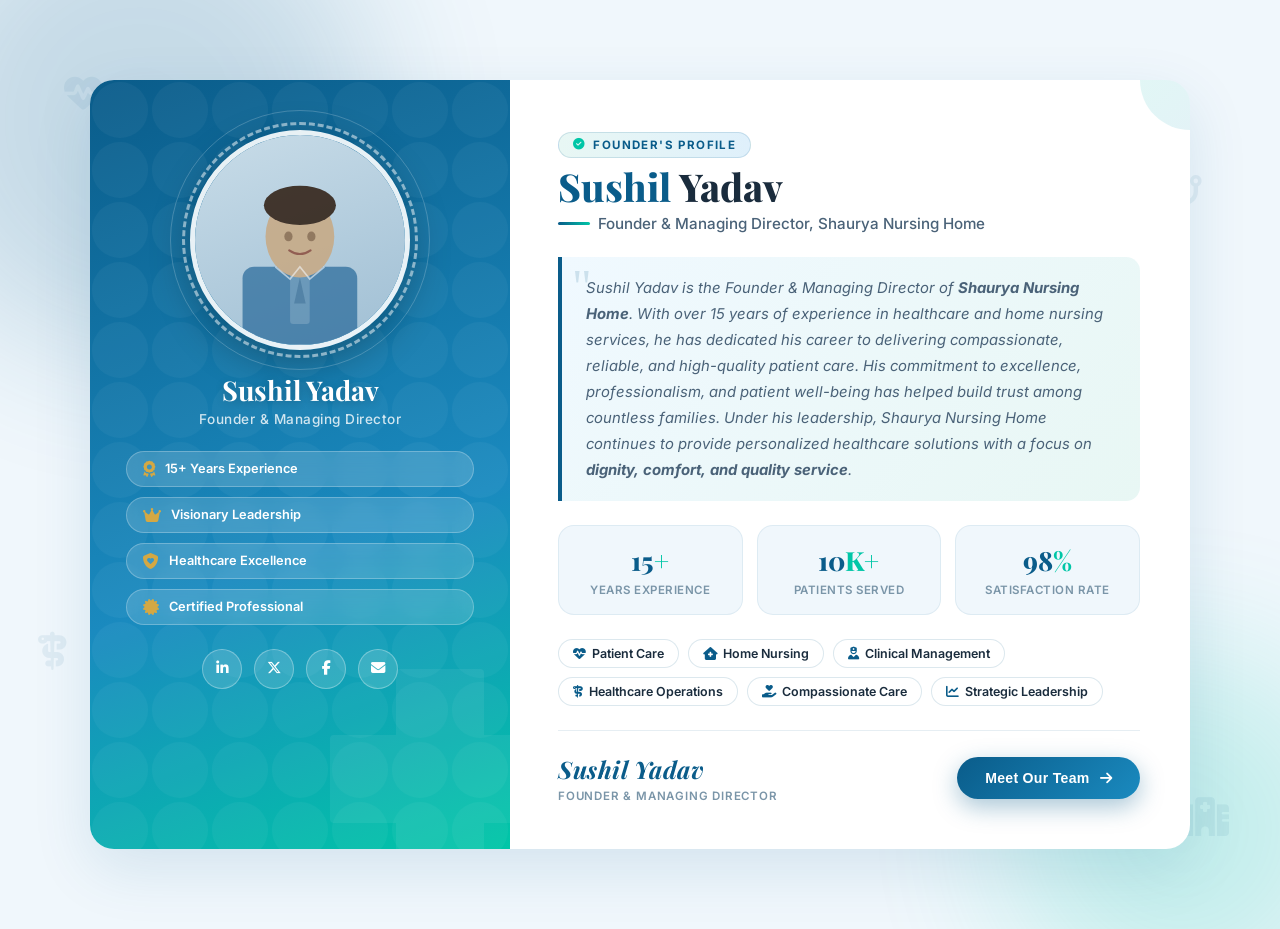
<file: shaurya-nursing-website/pages/owner.html>
<!DOCTYPE html>
<html lang="en">
<head>
  <meta charset="UTF-8" />
  <meta name="viewport" content="width=device-width, initial-scale=1.0"/>
  <title>Owner Profile – Shaurya Nursing Home</title>
  <link href="https://fonts.googleapis.com/css2?family=Playfair+Display:wght@400;600;700;800&family=Inter:wght@300;400;500;600;700&display=swap" rel="stylesheet"/>
  <link rel="stylesheet" href="https://cdnjs.cloudflare.com/ajax/libs/font-awesome/6.5.0/css/all.min.css"/>
  <style>
    *, *::before, *::after { box-sizing: border-box; margin: 0; padding: 0; }

    :root {
      --primary:   #0a5c8a;
      --primary-light: #1a8abf;
      --accent:    #00c6a7;
      --gold:      #d4a843;
      --light-bg:  #f0f7fc;
      --white:     #ffffff;
      --text-dark: #1a2c3d;
      --text-mid:  #4a6278;
      --text-light:#7a95a8;
      --shadow:    0 20px 60px rgba(10,92,138,.12);
      --radius:    24px;
    }

    body {
      font-family: 'Inter', sans-serif;
      background: var(--light-bg);
      min-height: 100vh;
      display: flex;
      align-items: center;
      justify-content: center;
      overflow-x: hidden;
    }

    /* ── SECTION WRAPPER ── */
    .owner-section {
      position: relative;
      width: 100%;
      padding: 80px 20px;
      overflow: hidden;
    }

    /* ── ANIMATED BG BLOBS ── */
    .bg-blob {
      position: absolute;
      border-radius: 50%;
      filter: blur(70px);
      opacity: .18;
      animation: blobFloat 8s ease-in-out infinite alternate;
      pointer-events: none;
    }
    .bg-blob-1 { width: 480px; height: 480px; background: var(--primary); top: -120px; left: -100px; animation-delay: 0s; }
    .bg-blob-2 { width: 360px; height: 360px; background: var(--accent);  bottom: -80px; right: -80px; animation-delay: 3s; }
    .bg-blob-3 { width: 260px; height: 260px; background: var(--gold);    top: 50%; left: 55%; animation-delay: 1.5s; }

    @keyframes blobFloat { from { transform: scale(1) translate(0,0); } to { transform: scale(1.12) translate(20px,20px); } }

    /* ── FLOATING ICONS ── */
    .floating-icon {
      position: absolute;
      opacity: .07;
      font-size: 2.4rem;
      color: var(--primary);
      animation: iconDrift 6s ease-in-out infinite alternate;
      pointer-events: none;
    }
    .fi-1  { top:  8%; left:  5%; animation-delay: 0s;   }
    .fi-2  { top: 18%; right: 6%; animation-delay: 1.2s; }
    .fi-3  { top: 68%; left:  3%; animation-delay: 2s;   }
    .fi-4  { bottom:10%; right:4%; animation-delay: .7s;  }
    .fi-5  { top: 42%; left: 48%; animation-delay: 1.8s; font-size:1.8rem; }
    @keyframes iconDrift { from { transform: translateY(0) rotate(0deg); } to { transform: translateY(-22px) rotate(12deg); } }

    /* ── MAIN CARD ── */
    .profile-card {
      position: relative;
      max-width: 1100px;
      margin: 0 auto;
      background: var(--white);
      border-radius: var(--radius);
      box-shadow: var(--shadow);
      display: grid;
      grid-template-columns: 420px 1fr;
      overflow: hidden;
      opacity: 0;
      transform: translateY(50px);
      transition: opacity .8s ease, transform .8s ease;
    }
    .profile-card.visible { opacity: 1; transform: translateY(0); }

    /* ── LEFT PANEL ── */
    .card-left {
      position: relative;
      background: linear-gradient(160deg, var(--primary) 0%, var(--primary-light) 60%, var(--accent) 100%);
      padding: 50px 36px 46px;
      display: flex;
      flex-direction: column;
      align-items: center;
      gap: 24px;
      overflow: hidden;
    }
    .card-left::before {
      content: '';
      position: absolute;
      inset: 0;
      background: url("data:image/svg+xml,%3Csvg width='60' height='60' viewBox='0 0 60 60' xmlns='http://www.w3.org/2000/svg'%3E%3Cg fill='none' fill-rule='evenodd'%3E%3Cg fill='%23ffffff' fill-opacity='0.04'%3E%3Ccircle cx='30' cy='30' r='28'/%3E%3C/g%3E%3C/g%3E%3C/svg%3E") repeat;
    }

    /* Cross watermark */
    .left-cross {
      position: absolute;
      bottom: -40px; right: -40px;
      width: 220px; height: 220px;
      opacity: .06;
    }
    .left-cross::before, .left-cross::after {
      content: '';
      position: absolute;
      background: white;
      border-radius: 4px;
    }
    .left-cross::before { width: 40%; height: 100%; left: 30%; top: 0; }
    .left-cross::after  { width: 100%; height: 40%; top: 30%; left: 0; }

    /* photo ring */
    .photo-ring {
      position: relative;
      width: 220px; height: 220px;
      flex-shrink: 0;
    }
    .photo-ring::before {
      content: '';
      position: absolute;
      inset: -8px;
      border-radius: 50%;
      border: 3px dashed rgba(255,255,255,.5);
      animation: spin 20s linear infinite;
    }
    .photo-ring::after {
      content: '';
      position: absolute;
      inset: -20px;
      border-radius: 50%;
      border: 1px solid rgba(255,255,255,.2);
    }
    @keyframes spin { to { transform: rotate(360deg); } }

    .owner-photo-wrap {
      width: 220px; height: 220px;
      border-radius: 50%;
      overflow: hidden;
      border: 5px solid rgba(255,255,255,.9);
      box-shadow: 0 12px 40px rgba(0,0,0,.3);
      cursor: pointer;
      transition: transform .4s ease, box-shadow .4s ease;
    }
    .owner-photo-wrap:hover { transform: scale(1.05); box-shadow: 0 18px 55px rgba(0,0,0,.4); }
    .owner-photo-wrap img {
      width: 100%; height: 100%;
      object-fit: cover;
      transition: transform .5s ease;
    }
    .owner-photo-wrap:hover img { transform: scale(1.08); }

    /* Placeholder silhouette when no real photo */
    .photo-placeholder {
      width: 100%; height: 100%;
      background: linear-gradient(160deg, #c8dce8 0%, #a0bfd4 100%);
      display: flex; align-items: flex-end; justify-content: center;
      overflow: hidden;
    }
    .photo-placeholder svg { width: 78%; opacity: .85; }

    .owner-name-left {
      text-align: center;
      position: relative; z-index: 1;
    }
    .owner-name-left h2 {
      font-family: 'Playfair Display', serif;
      font-size: 1.7rem; font-weight: 700;
      color: #fff;
      line-height: 1.2;
      text-shadow: 0 2px 8px rgba(0,0,0,.2);
    }
    .owner-name-left p {
      font-size: .85rem; font-weight: 500;
      color: rgba(255,255,255,.8);
      margin-top: 4px;
      letter-spacing: .5px;
    }

    /* badges */
    .badges { display: flex; flex-direction: column; gap: 10px; width: 100%; position: relative; z-index: 1; }
    .badge {
      display: flex; align-items: center; gap: 10px;
      background: rgba(255,255,255,.15);
      backdrop-filter: blur(8px);
      border: 1px solid rgba(255,255,255,.25);
      border-radius: 50px;
      padding: 9px 16px;
      color: #fff;
      font-size: .8rem; font-weight: 600;
      transition: background .3s, transform .3s;
    }
    .badge:hover { background: rgba(255,255,255,.25); transform: translateX(4px); }
    .badge i { font-size: 1rem; color: var(--gold); }

    /* social */
    .social-row { display: flex; gap: 12px; position: relative; z-index: 1; }
    .social-btn {
      width: 40px; height: 40px;
      border-radius: 50%;
      background: rgba(255,255,255,.15);
      border: 1px solid rgba(255,255,255,.3);
      color: #fff;
      display: flex; align-items: center; justify-content: center;
      font-size: .9rem;
      text-decoration: none;
      transition: background .3s, transform .3s, box-shadow .3s;
    }
    .social-btn:hover { background: rgba(255,255,255,.35); transform: translateY(-4px) scale(1.1); box-shadow: 0 8px 20px rgba(0,0,0,.2); }

    /* ── RIGHT PANEL ── */
    .card-right {
      padding: 52px 50px 46px 48px;
      display: flex; flex-direction: column; gap: 24px;
      overflow: auto;
    }

    /* header */
    .right-header { display: flex; flex-direction: column; gap: 6px; }
    .tag-label {
      display: inline-flex; align-items: center; gap: 7px;
      background: linear-gradient(90deg, #e8f7f4, #dff0fb);
      color: var(--primary);
      font-size: .72rem; font-weight: 700;
      letter-spacing: 1.4px; text-transform: uppercase;
      padding: 5px 14px; border-radius: 50px;
      border: 1px solid rgba(10,92,138,.15);
      width: fit-content;
    }
    .tag-label i { color: var(--accent); }

    .right-header h1 {
      font-family: 'Playfair Display', serif;
      font-size: 2.4rem; font-weight: 800;
      color: var(--text-dark);
      line-height: 1.15;
    }
    .right-header h1 span { color: var(--primary); }
    .right-header .sub-role {
      font-size: .95rem; font-weight: 500;
      color: var(--text-mid);
      display: flex; align-items: center; gap: 8px;
    }
    .right-header .sub-role::before {
      content: '';
      display: inline-block;
      width: 32px; height: 3px;
      background: linear-gradient(90deg, var(--primary), var(--accent));
      border-radius: 2px;
    }

    /* quote */
    .quote-block {
      position: relative;
      background: linear-gradient(135deg, #f0f9ff 0%, #e8f7f4 100%);
      border-left: 4px solid var(--primary);
      border-radius: 0 14px 14px 0;
      padding: 18px 20px 18px 24px;
    }
    .quote-block .q-icon {
      font-size: 3rem; line-height: 1;
      color: var(--primary); opacity: .15;
      font-family: Georgia, serif;
      position: absolute; top: 6px; left: 10px;
    }
    .quote-block p {
      font-size: .93rem; line-height: 1.75;
      color: var(--text-mid);
      font-style: italic;
      position: relative; z-index: 1;
    }

    /* stats row */
    .stats-row {
      display: grid; grid-template-columns: repeat(3,1fr); gap: 14px;
    }
    .stat-card {
      background: var(--light-bg);
      border-radius: 16px;
      padding: 16px 14px;
      text-align: center;
      border: 1px solid rgba(10,92,138,.08);
      transition: transform .3s, box-shadow .3s, background .3s;
    }
    .stat-card:hover {
      transform: translateY(-4px);
      box-shadow: 0 10px 28px rgba(10,92,138,.12);
      background: white;
    }
    .stat-card .stat-num {
      font-family: 'Playfair Display', serif;
      font-size: 1.65rem; font-weight: 800;
      color: var(--primary);
      display: block;
    }
    .stat-card .stat-num span { color: var(--accent); }
    .stat-card .stat-label { font-size: .72rem; font-weight: 600; color: var(--text-light); letter-spacing: .5px; text-transform: uppercase; }

    /* expertise */
    .expertise-grid { display: flex; flex-wrap: wrap; gap: 9px; }
    .exp-chip {
      display: inline-flex; align-items: center; gap: 6px;
      background: white;
      border: 1px solid rgba(10,92,138,.14);
      border-radius: 50px;
      padding: 6px 14px;
      font-size: .78rem; font-weight: 600;
      color: var(--text-dark);
      transition: all .3s;
    }
    .exp-chip i { color: var(--primary); font-size: .8rem; }
    .exp-chip:hover { background: var(--primary); color: white; border-color: var(--primary); transform: translateY(-2px); }
    .exp-chip:hover i { color: white; }

    /* signature + CTA */
    .bottom-row {
      display: flex; align-items: center; justify-content: space-between; gap: 20px;
      border-top: 1px solid rgba(10,92,138,.1);
      padding-top: 22px;
      flex-wrap: wrap;
    }
    .sig-block { display: flex; flex-direction: column; gap: 4px; }
    .sig-text {
      font-family: 'Playfair Display', serif;
      font-size: 1.5rem; font-weight: 700;
      color: var(--primary);
      font-style: italic;
      letter-spacing: .5px;
    }
    .sig-sub { font-size: .72rem; color: var(--text-light); font-weight: 600; letter-spacing: .8px; text-transform: uppercase; }

    .cta-btn {
      display: inline-flex; align-items: center; gap: 10px;
      background: linear-gradient(135deg, var(--primary) 0%, var(--primary-light) 100%);
      color: white;
      padding: 13px 28px;
      border-radius: 50px;
      font-weight: 700; font-size: .88rem;
      text-decoration: none;
      box-shadow: 0 8px 24px rgba(10,92,138,.35);
      transition: transform .3s, box-shadow .3s, background .3s;
      letter-spacing: .3px;
      cursor: pointer; border: none;
    }
    .cta-btn:hover {
      transform: translateY(-3px);
      box-shadow: 0 14px 32px rgba(10,92,138,.45);
      background: linear-gradient(135deg, var(--primary-light) 0%, var(--accent) 100%);
    }
    .cta-btn i { transition: transform .3s; }
    .cta-btn:hover i { transform: translateX(4px); }

    /* ── DECORATIVE CORNER ── */
    .deco-corner {
      position: absolute;
      top: 0; right: 0;
      width: 100px; height: 100px;
      overflow: hidden;
      pointer-events: none;
    }
    .deco-corner::before {
      content: '';
      position: absolute;
      top: -50px; right: -50px;
      width: 100px; height: 100px;
      background: linear-gradient(135deg, var(--accent), var(--primary-light));
      border-radius: 50%;
      opacity: .12;
    }

    /* ── RESPONSIVE ── */
    @media (max-width: 900px) {
      .profile-card { grid-template-columns: 1fr; }
      .card-left { padding: 44px 28px 36px; flex-direction: column; align-items: center; }
      .card-right { padding: 38px 28px 38px; }
      .right-header h1 { font-size: 1.9rem; }
    }
    @media (max-width: 560px) {
      .stats-row { grid-template-columns: 1fr 1fr; }
      .right-header h1 { font-size: 1.6rem; }
      .card-right { padding: 28px 18px 28px; gap: 18px; }
      .bottom-row { flex-direction: column; align-items: flex-start; }
      .cta-btn { width: 100%; justify-content: center; }
    }
  </style>
</head>
<body>

<section class="owner-section">

  <!-- BG Blobs -->
  <div class="bg-blob bg-blob-1"></div>
  <div class="bg-blob bg-blob-2"></div>
  <div class="bg-blob bg-blob-3"></div>

  <!-- Floating icons -->
  <i class="fa-solid fa-heart-pulse floating-icon fi-1"></i>
  <i class="fa-solid fa-stethoscope floating-icon fi-2"></i>
  <i class="fa-solid fa-staff-snake floating-icon fi-3"></i>
  <i class="fa-solid fa-hospital floating-icon fi-4"></i>
  <i class="fa-solid fa-syringe floating-icon fi-5"></i>

  <!-- CARD -->
  <div class="profile-card" id="profileCard">

    <!-- LEFT -->
    <div class="card-left">
      <div class="left-cross"></div>

      <!-- Photo -->
      <div class="photo-ring">
        <div class="owner-photo-wrap">
          <!-- Elegant SVG silhouette (replace src with real photo) -->
          <div class="photo-placeholder">
            <svg viewBox="0 0 200 240" fill="none" xmlns="http://www.w3.org/2000/svg">
              <!-- Body / suit -->
              <rect x="30" y="145" width="140" height="95" rx="14" fill="#2a6a9a" opacity=".85"/>
              <!-- Shirt / tie details -->
              <rect x="88" y="145" width="24" height="70" rx="4" fill="white" opacity=".18"/>
              <polygon points="100,158 93,190 107,190" fill="#1a4f7a" opacity=".4"/>
              <!-- Head -->
              <ellipse cx="100" cy="108" rx="42" ry="50" fill="#c8a882"/>
              <!-- Hair -->
              <ellipse cx="100" cy="70" rx="44" ry="24" fill="#2c1a0e"/>
              <!-- Face features -->
              <ellipse cx="86" cy="108" rx="5" ry="6" fill="#8b6a4a"/>
              <ellipse cx="114" cy="108" rx="5" ry="6" fill="#8b6a4a"/>
              <path d="M87 125 Q100 134 113 125" stroke="#8b4a3a" stroke-width="2.5" fill="none" stroke-linecap="round"/>
              <!-- Collar -->
              <path d="M70 145 L88 160 L100 145 L112 160 L130 145" stroke="white" stroke-width="2" fill="none" opacity=".6"/>
            </svg>
          </div>
        </div>
      </div>

      <div class="owner-name-left">
        <h2>Sushil Yadav</h2>
        <p>Founder & Managing Director</p>
      </div>

      <!-- Badges -->
      <div class="badges">
        <div class="badge"><i class="fa-solid fa-award"></i>15+ Years Experience</div>
        <div class="badge"><i class="fa-solid fa-crown"></i>Visionary Leadership</div>
        <div class="badge"><i class="fa-solid fa-shield-heart"></i>Healthcare Excellence</div>
        <div class="badge"><i class="fa-solid fa-certificate"></i>Certified Professional</div>
      </div>

      <!-- Social -->
      <div class="social-row">
        <a href="#" class="social-btn" title="LinkedIn"><i class="fa-brands fa-linkedin-in"></i></a>
        <a href="#" class="social-btn" title="Twitter"><i class="fa-brands fa-x-twitter"></i></a>
        <a href="#" class="social-btn" title="Facebook"><i class="fa-brands fa-facebook-f"></i></a>
        <a href="#" class="social-btn" title="Email"><i class="fa-solid fa-envelope"></i></a>
      </div>
    </div>

    <!-- RIGHT -->
    <div class="card-right">
      <div class="deco-corner"></div>

      <div class="right-header">
        <span class="tag-label"><i class="fa-solid fa-circle-check"></i>Founder's Profile</span>
        <h1><span>Sushil</span> Yadav</h1>
        <div class="sub-role">Founder & Managing Director, Shaurya Nursing Home</div>
      </div>

      <div class="quote-block">
        <span class="q-icon">"</span>
        <p>Sushil Yadav is the Founder &amp; Managing Director of <strong>Shaurya Nursing Home</strong>. With over 15 years of experience in healthcare and home nursing services, he has dedicated his career to delivering compassionate, reliable, and high-quality patient care. His commitment to excellence, professionalism, and patient well-being has helped build trust among countless families. Under his leadership, Shaurya Nursing Home continues to provide personalized healthcare solutions with a focus on <strong>dignity, comfort, and quality service</strong>.</p>
      </div>

      <!-- Stats -->
      <div class="stats-row">
        <div class="stat-card">
          <span class="stat-num">15<span>+</span></span>
          <span class="stat-label">Years Experience</span>
        </div>
        <div class="stat-card">
          <span class="stat-num">10<span>K+</span></span>
          <span class="stat-label">Patients Served</span>
        </div>
        <div class="stat-card">
          <span class="stat-num">98<span>%</span></span>
          <span class="stat-label">Satisfaction Rate</span>
        </div>
      </div>

      <!-- Expertise -->
      <div class="expertise-grid">
        <span class="exp-chip"><i class="fa-solid fa-heart-pulse"></i>Patient Care</span>
        <span class="exp-chip"><i class="fa-solid fa-house-medical"></i>Home Nursing</span>
        <span class="exp-chip"><i class="fa-solid fa-user-nurse"></i>Clinical Management</span>
        <span class="exp-chip"><i class="fa-solid fa-staff-snake"></i>Healthcare Operations</span>
        <span class="exp-chip"><i class="fa-solid fa-hand-holding-heart"></i>Compassionate Care</span>
        <span class="exp-chip"><i class="fa-solid fa-chart-line"></i>Strategic Leadership</span>
      </div>

      <!-- Signature + CTA -->
      <div class="bottom-row">
        <div class="sig-block">
          <span class="sig-text">Sushil Yadav</span>
          <span class="sig-sub">Founder & Managing Director</span>
        </div>
        <button class="cta-btn">Meet Our Team <i class="fa-solid fa-arrow-right"></i></button>
      </div>

    </div><!-- /card-right -->
  </div><!-- /profile-card -->
</section>

<script>
  // Scroll-reveal entrance
  const card = document.getElementById('profileCard');
  const observer = new IntersectionObserver(entries => {
    entries.forEach(e => { if (e.isIntersecting) { e.target.classList.add('visible'); observer.unobserve(e.target); } });
  }, { threshold: 0.15 });
  observer.observe(card);

  // Badge stagger
  document.querySelectorAll('.badge').forEach((b,i) => {
    b.style.opacity = '0';
    b.style.transform = 'translateX(-20px)';
    b.style.transition = 'opacity .5s ease, transform .5s ease';
    setTimeout(() => card.classList.contains('visible') ? applyBadge(b) : card.addEventListener('transitionend', () => applyBadge(b), {once:true}), 200 + i*120);
    function applyBadge(el){ el.style.opacity='1'; el.style.transform='translateX(0)'; }
  });

  // Trigger once if already in view
  const rect = card.getBoundingClientRect();
  if(rect.top < window.innerHeight) card.classList.add('visible');
</script>
</body>
</html>
</file>
